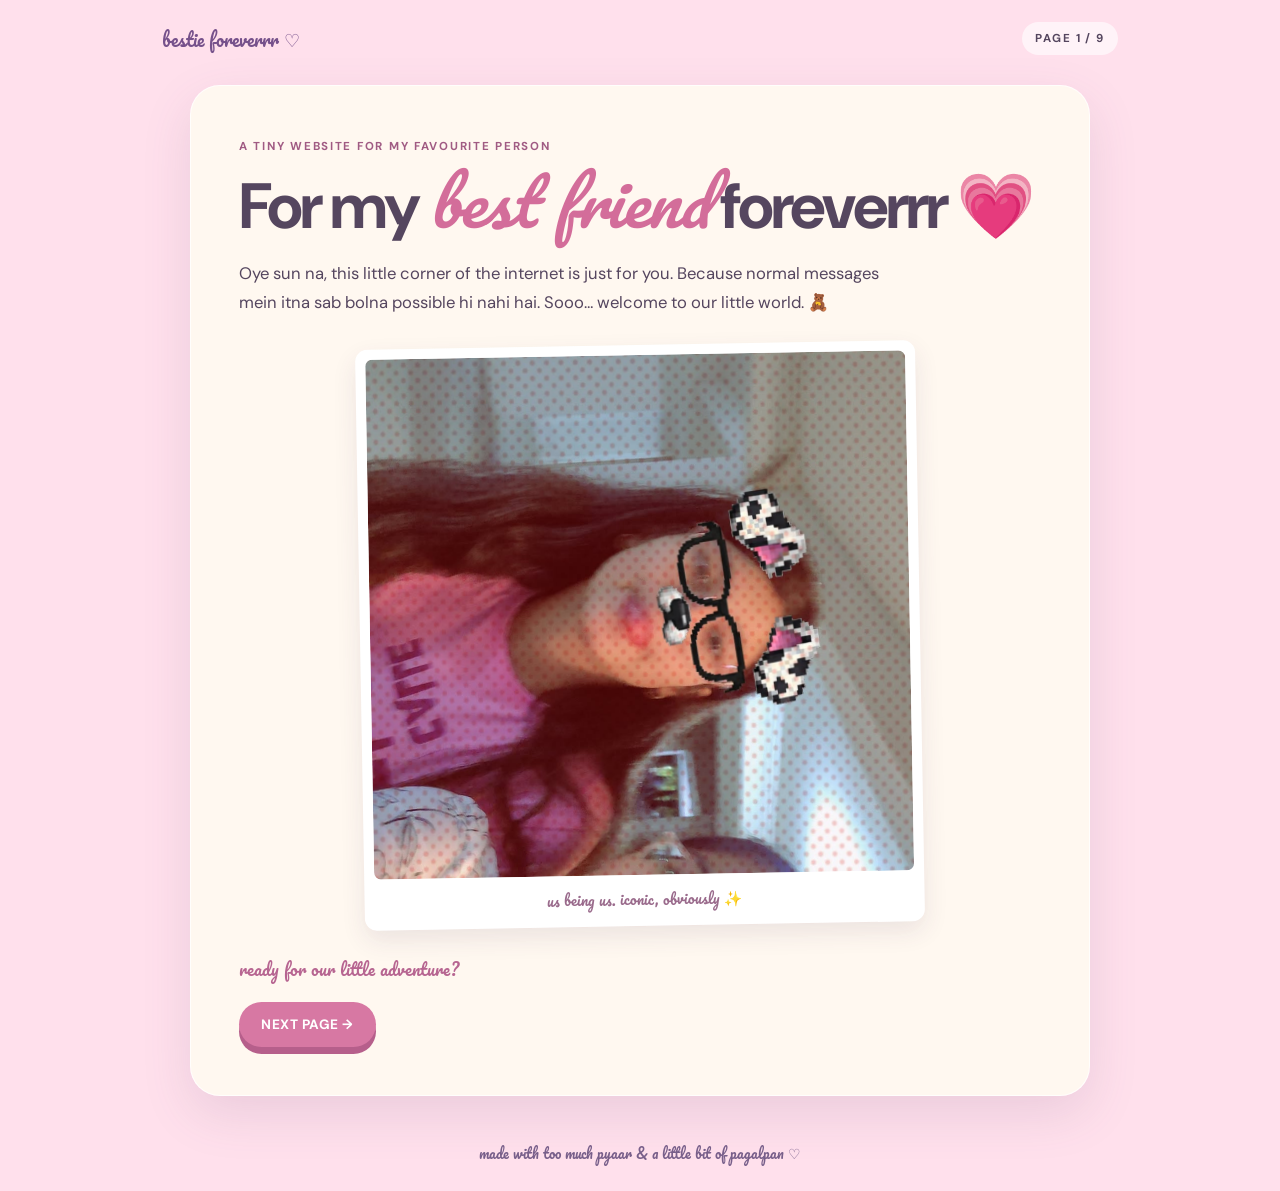
<file: index.html>
<!DOCTYPE html>
<html lang="en">
<head>
  <meta charset="UTF-8">
  <meta name="viewport" content="width=device-width, initial-scale=1.0">
  <title>For my favourite human 💗</title>
  <link rel="stylesheet" href="style.css">
  <script src="script.js" defer></script>
</head>
<body class="">
  <div class="sparkle-layer" aria-hidden="true"></div>
  <header class="topbar">
    <a class="brand" href="index.html">bestie foreverrr ♡</a>
    <span class="page-count">PAGE 1 / 9</span>
  </header>
  <main class="page-wrap">
    
<section class="hero card">
  <span class="eyebrow">a tiny website for my favourite person</span>
  <h1>For my <em>best friend</em> foreverrr 💗</h1>
  <p class="lead">Oye sun na, this little corner of the internet is just for you. Because normal messages mein itna sab bolna possible hi nahi hai. Sooo… welcome to our little world. 🧸</p>
  <figure class="photo-frame hero-photo">
    <img src="memory-1.jpeg" alt="A memory of us together">
    <figcaption>us being us. iconic, obviously ✨</figcaption>
  </figure>
  <p class="handwritten">ready for our little adventure?</p>
  <a class="btn" href="promises.html">NEXT PAGE →</a>
</section>

  </main>
  <footer>made with too much pyaar & a little bit of pagalpan ♡</footer>
</body>
</html>
</file>
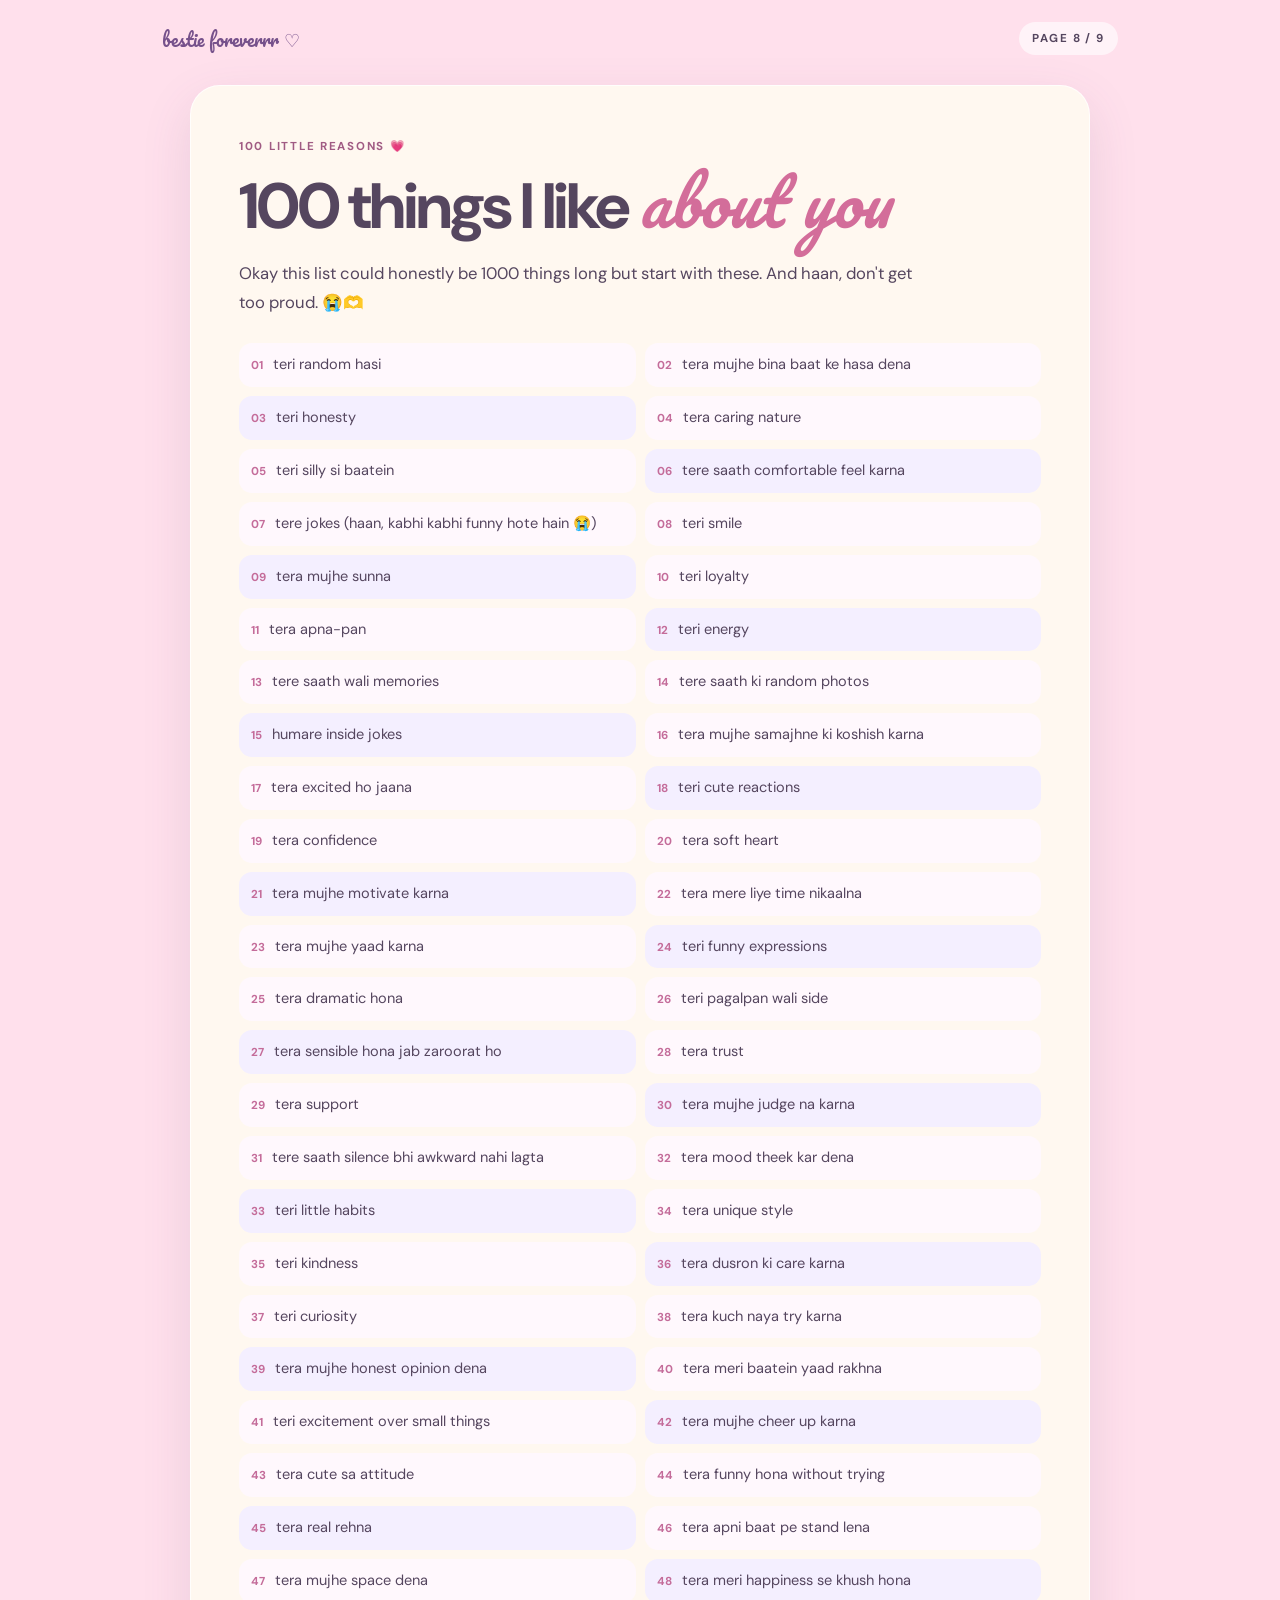
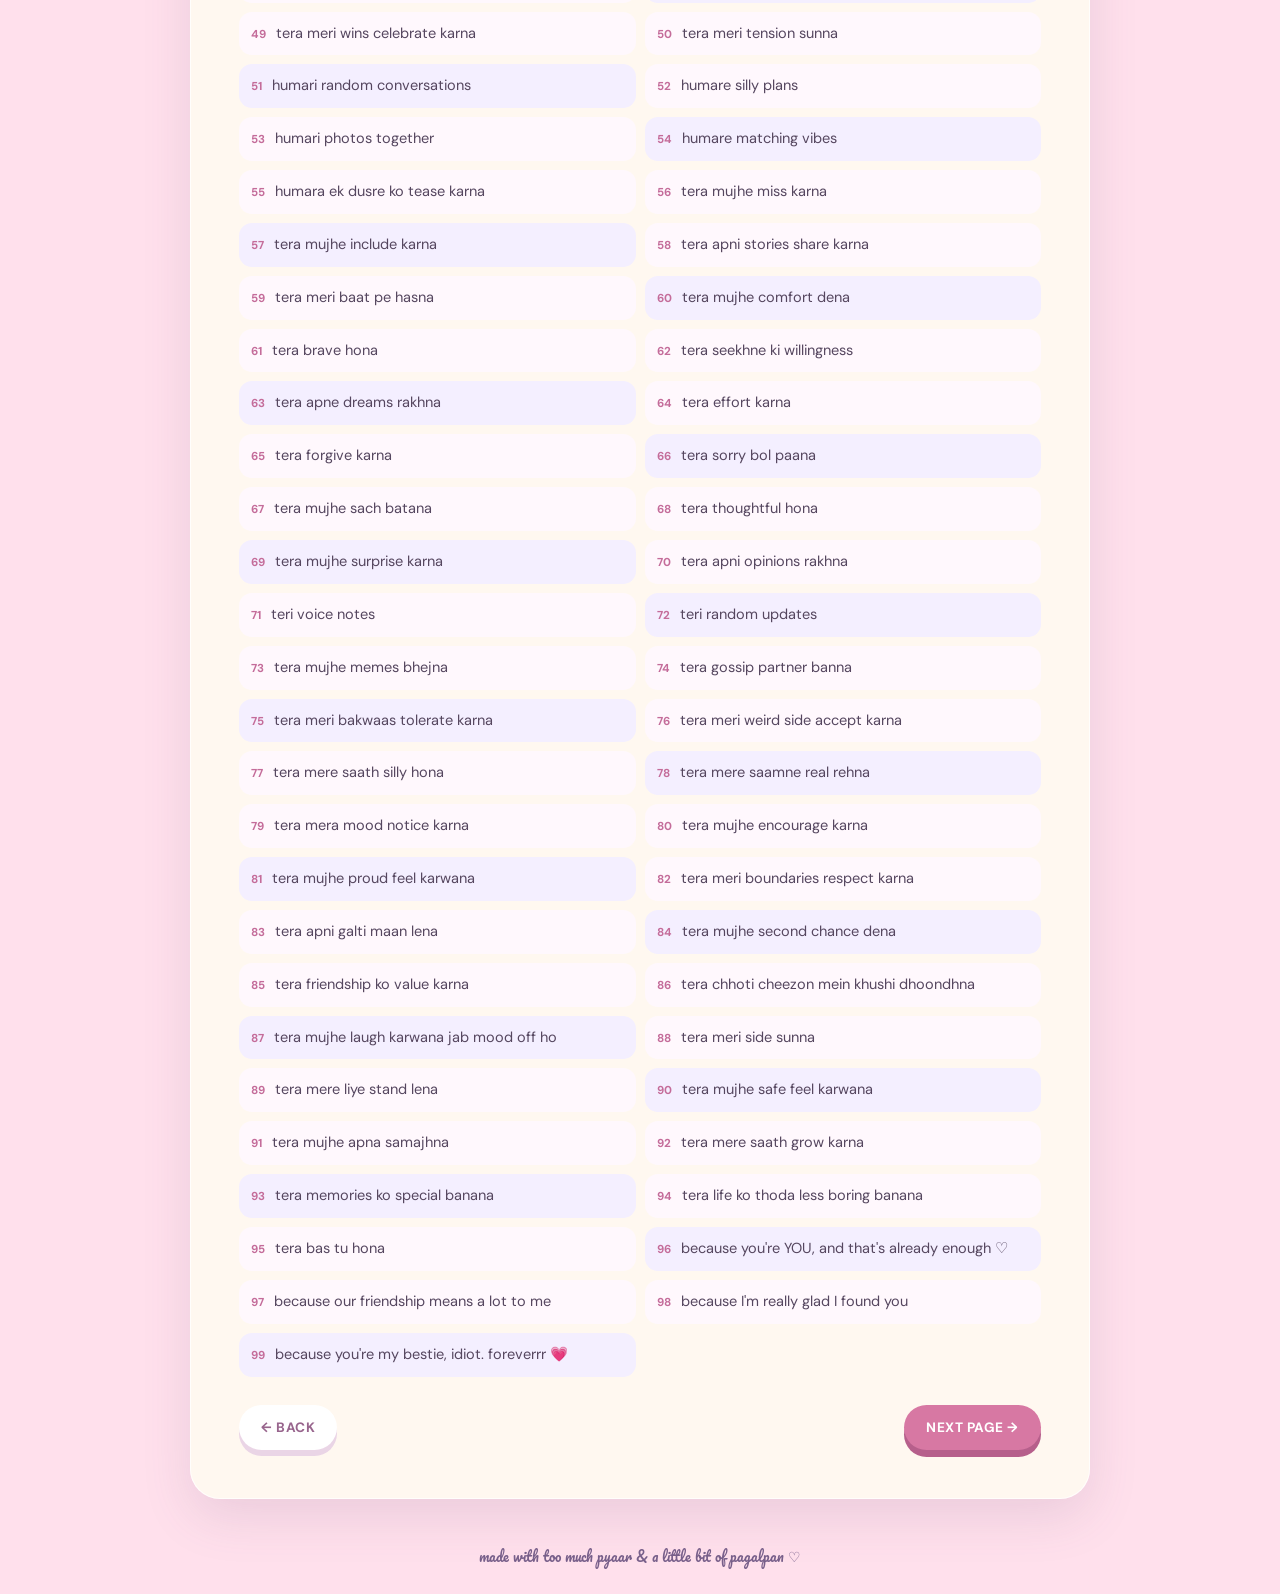
<file: 100-things.html>
<!DOCTYPE html>
<html lang="en">
<head>
  <meta charset="UTF-8">
  <meta name="viewport" content="width=device-width, initial-scale=1.0">
  <title>100 things I like about you 💗</title>
  <link rel="stylesheet" href="style.css">
  <script src="script.js" defer></script>
</head>
<body class="">
  <div class="sparkle-layer" aria-hidden="true"></div>
  <header class="topbar">
    <a class="brand" href="index.html">bestie foreverrr ♡</a>
    <span class="page-count">PAGE 8 / 9</span>
  </header>
  <main class="page-wrap">
    
<section class="card">
  <span class="eyebrow">100 little reasons 💗</span>
  <h1>100 things I like <em>about you</em></h1>
  <p class="lead">Okay this list could honestly be 1000 things long but start with these. And haan, don't get too proud. 😭🫶</p>
  <ol class="things-list"><li><span class="number">01</span><span>teri random hasi</span></li>
<li><span class="number">02</span><span>tera mujhe bina baat ke hasa dena</span></li>
<li><span class="number">03</span><span>teri honesty</span></li>
<li><span class="number">04</span><span>tera caring nature</span></li>
<li><span class="number">05</span><span>teri silly si baatein</span></li>
<li><span class="number">06</span><span>tere saath comfortable feel karna</span></li>
<li><span class="number">07</span><span>tere jokes (haan, kabhi kabhi funny hote hain 😭)</span></li>
<li><span class="number">08</span><span>teri smile</span></li>
<li><span class="number">09</span><span>tera mujhe sunna</span></li>
<li><span class="number">10</span><span>teri loyalty</span></li>
<li><span class="number">11</span><span>tera apna-pan</span></li>
<li><span class="number">12</span><span>teri energy</span></li>
<li><span class="number">13</span><span>tere saath wali memories</span></li>
<li><span class="number">14</span><span>tere saath ki random photos</span></li>
<li><span class="number">15</span><span>humare inside jokes</span></li>
<li><span class="number">16</span><span>tera mujhe samajhne ki koshish karna</span></li>
<li><span class="number">17</span><span>tera excited ho jaana</span></li>
<li><span class="number">18</span><span>teri cute reactions</span></li>
<li><span class="number">19</span><span>tera confidence</span></li>
<li><span class="number">20</span><span>tera soft heart</span></li>
<li><span class="number">21</span><span>tera mujhe motivate karna</span></li>
<li><span class="number">22</span><span>tera mere liye time nikaalna</span></li>
<li><span class="number">23</span><span>tera mujhe yaad karna</span></li>
<li><span class="number">24</span><span>teri funny expressions</span></li>
<li><span class="number">25</span><span>tera dramatic hona</span></li>
<li><span class="number">26</span><span>teri pagalpan wali side</span></li>
<li><span class="number">27</span><span>tera sensible hona jab zaroorat ho</span></li>
<li><span class="number">28</span><span>tera trust</span></li>
<li><span class="number">29</span><span>tera support</span></li>
<li><span class="number">30</span><span>tera mujhe judge na karna</span></li>
<li><span class="number">31</span><span>tere saath silence bhi awkward nahi lagta</span></li>
<li><span class="number">32</span><span>tera mood theek kar dena</span></li>
<li><span class="number">33</span><span>teri little habits</span></li>
<li><span class="number">34</span><span>tera unique style</span></li>
<li><span class="number">35</span><span>teri kindness</span></li>
<li><span class="number">36</span><span>tera dusron ki care karna</span></li>
<li><span class="number">37</span><span>teri curiosity</span></li>
<li><span class="number">38</span><span>tera kuch naya try karna</span></li>
<li><span class="number">39</span><span>tera mujhe honest opinion dena</span></li>
<li><span class="number">40</span><span>tera meri baatein yaad rakhna</span></li>
<li><span class="number">41</span><span>teri excitement over small things</span></li>
<li><span class="number">42</span><span>tera mujhe cheer up karna</span></li>
<li><span class="number">43</span><span>tera cute sa attitude</span></li>
<li><span class="number">44</span><span>tera funny hona without trying</span></li>
<li><span class="number">45</span><span>tera real rehna</span></li>
<li><span class="number">46</span><span>tera apni baat pe stand lena</span></li>
<li><span class="number">47</span><span>tera mujhe space dena</span></li>
<li><span class="number">48</span><span>tera meri happiness se khush hona</span></li>
<li><span class="number">49</span><span>tera meri wins celebrate karna</span></li>
<li><span class="number">50</span><span>tera meri tension sunna</span></li>
<li><span class="number">51</span><span>humari random conversations</span></li>
<li><span class="number">52</span><span>humare silly plans</span></li>
<li><span class="number">53</span><span>humari photos together</span></li>
<li><span class="number">54</span><span>humare matching vibes</span></li>
<li><span class="number">55</span><span>humara ek dusre ko tease karna</span></li>
<li><span class="number">56</span><span>tera mujhe miss karna</span></li>
<li><span class="number">57</span><span>tera mujhe include karna</span></li>
<li><span class="number">58</span><span>tera apni stories share karna</span></li>
<li><span class="number">59</span><span>tera meri baat pe hasna</span></li>
<li><span class="number">60</span><span>tera mujhe comfort dena</span></li>
<li><span class="number">61</span><span>tera brave hona</span></li>
<li><span class="number">62</span><span>tera seekhne ki willingness</span></li>
<li><span class="number">63</span><span>tera apne dreams rakhna</span></li>
<li><span class="number">64</span><span>tera effort karna</span></li>
<li><span class="number">65</span><span>tera forgive karna</span></li>
<li><span class="number">66</span><span>tera sorry bol paana</span></li>
<li><span class="number">67</span><span>tera mujhe sach batana</span></li>
<li><span class="number">68</span><span>tera thoughtful hona</span></li>
<li><span class="number">69</span><span>tera mujhe surprise karna</span></li>
<li><span class="number">70</span><span>tera apni opinions rakhna</span></li>
<li><span class="number">71</span><span>teri voice notes</span></li>
<li><span class="number">72</span><span>teri random updates</span></li>
<li><span class="number">73</span><span>tera mujhe memes bhejna</span></li>
<li><span class="number">74</span><span>tera gossip partner banna</span></li>
<li><span class="number">75</span><span>tera meri bakwaas tolerate karna</span></li>
<li><span class="number">76</span><span>tera meri weird side accept karna</span></li>
<li><span class="number">77</span><span>tera mere saath silly hona</span></li>
<li><span class="number">78</span><span>tera mere saamne real rehna</span></li>
<li><span class="number">79</span><span>tera mera mood notice karna</span></li>
<li><span class="number">80</span><span>tera mujhe encourage karna</span></li>
<li><span class="number">81</span><span>tera mujhe proud feel karwana</span></li>
<li><span class="number">82</span><span>tera meri boundaries respect karna</span></li>
<li><span class="number">83</span><span>tera apni galti maan lena</span></li>
<li><span class="number">84</span><span>tera mujhe second chance dena</span></li>
<li><span class="number">85</span><span>tera friendship ko value karna</span></li>
<li><span class="number">86</span><span>tera chhoti cheezon mein khushi dhoondhna</span></li>
<li><span class="number">87</span><span>tera mujhe laugh karwana jab mood off ho</span></li>
<li><span class="number">88</span><span>tera meri side sunna</span></li>
<li><span class="number">89</span><span>tera mere liye stand lena</span></li>
<li><span class="number">90</span><span>tera mujhe safe feel karwana</span></li>
<li><span class="number">91</span><span>tera mujhe apna samajhna</span></li>
<li><span class="number">92</span><span>tera mere saath grow karna</span></li>
<li><span class="number">93</span><span>tera memories ko special banana</span></li>
<li><span class="number">94</span><span>tera life ko thoda less boring banana</span></li>
<li><span class="number">95</span><span>tera bas tu hona</span></li>
<li><span class="number">96</span><span>because you're YOU, and that's already enough ♡</span></li>
<li><span class="number">97</span><span>because our friendship means a lot to me</span></li>
<li><span class="number">98</span><span>because I'm really glad I found you</span></li>
<li><span class="number">99</span><span>because you're my bestie, idiot. foreverrr 💗</span></li></ol>
  <div class="nav-row">
    <a class="btn btn-soft" href="birthday.html">← BACK</a>
    <a class="btn" href="photos.html">NEXT PAGE →</a>
  </div>
</section>

  </main>
  <footer>made with too much pyaar & a little bit of pagalpan ♡</footer>
</body>
</html>
</file>
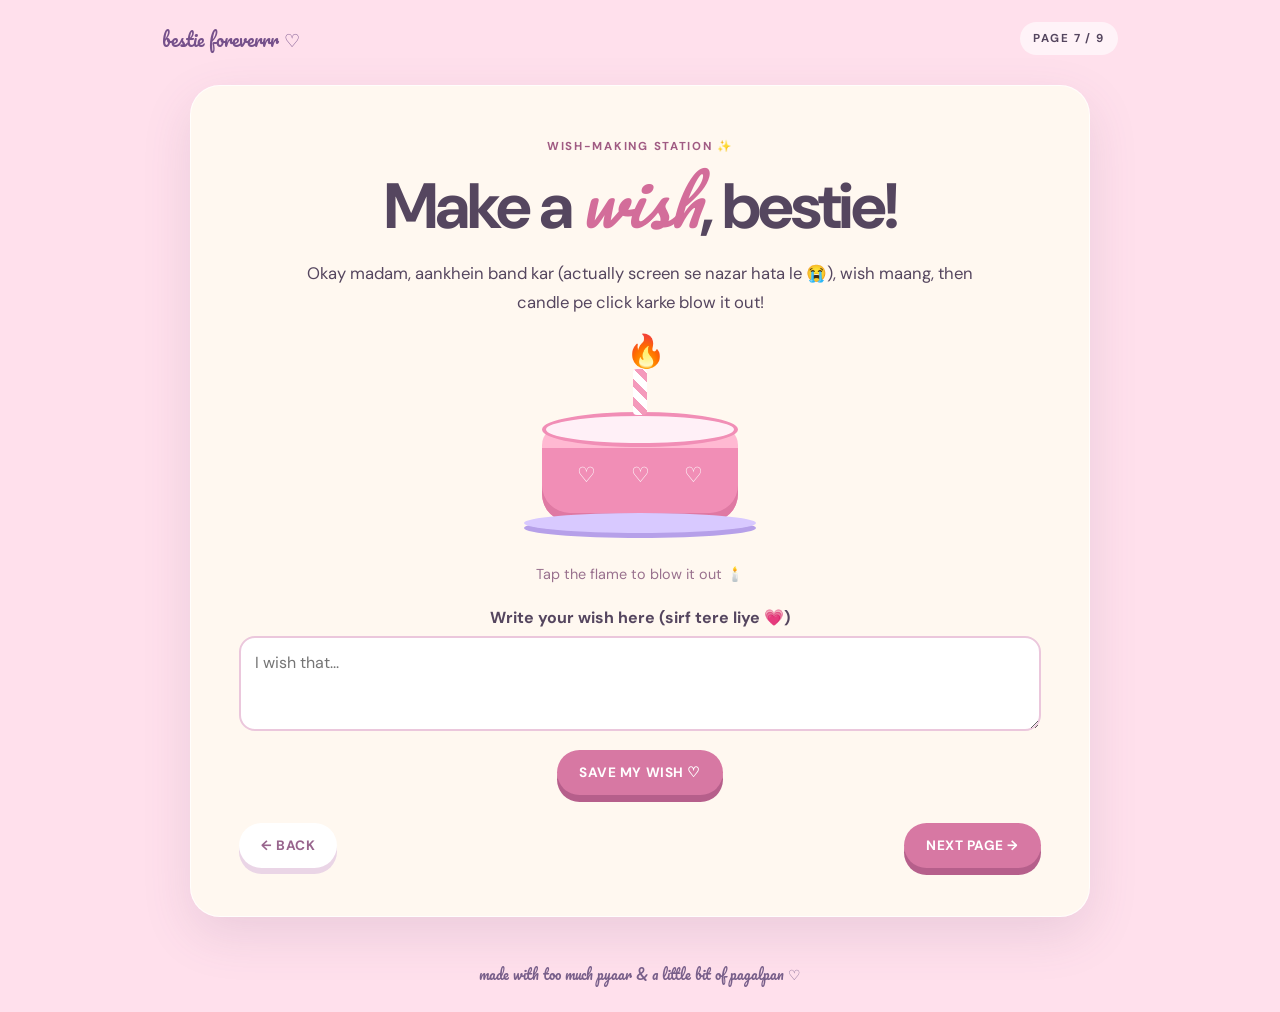
<file: birthday.html>
<!DOCTYPE html>
<html lang="en">
<head>
  <meta charset="UTF-8">
  <meta name="viewport" content="width=device-width, initial-scale=1.0">
  <title>Make a wish 💗</title>
  <link rel="stylesheet" href="style.css">
  <script src="script.js" defer></script>
</head>
<body class="">
  <div class="sparkle-layer" aria-hidden="true"></div>
  <header class="topbar">
    <a class="brand" href="index.html">bestie foreverrr ♡</a>
    <span class="page-count">PAGE 7 / 9</span>
  </header>
  <main class="page-wrap">
    
<section class="card center-card">
  <span class="eyebrow">wish-making station ✨</span>
  <h1>Make a <em>wish</em>, bestie!</h1>
  <p class="lead">Okay madam, aankhein band kar (actually screen se nazar hata le 😭), wish maang, then candle pe click karke blow it out!</p>
  <div class="cake-area">
    <div class="flame" id="candle-flame" role="button" tabindex="0" aria-label="Blow out the candle">🔥</div>
    <div class="candle" id="candle" aria-hidden="true"></div>
    <div class="cake-top"></div><div class="cake"><span>♡</span><span>♡</span><span>♡</span></div><div class="cake-plate"></div>
  </div>
  <p id="wish-hint" class="small-note">Tap the flame to blow it out 🕯️</p>
  <label class="wish-label" for="wish-input">Write your wish here (sirf tere liye 💗)</label>
  <textarea id="wish-input" rows="3" placeholder="I wish that..."></textarea>
  <button class="btn" id="save-wish" type="button">SAVE MY WISH ♡</button>
  <p id="wish-message" class="small-note" aria-live="polite"></p>
  <div class="nav-row">
    <a class="btn btn-soft" href="little-things.html">← BACK</a>
    <a class="btn" href="100-things.html">NEXT PAGE →</a>
  </div>
</section>

  </main>
  <footer>made with too much pyaar & a little bit of pagalpan ♡</footer>
</body>
</html>
</file>
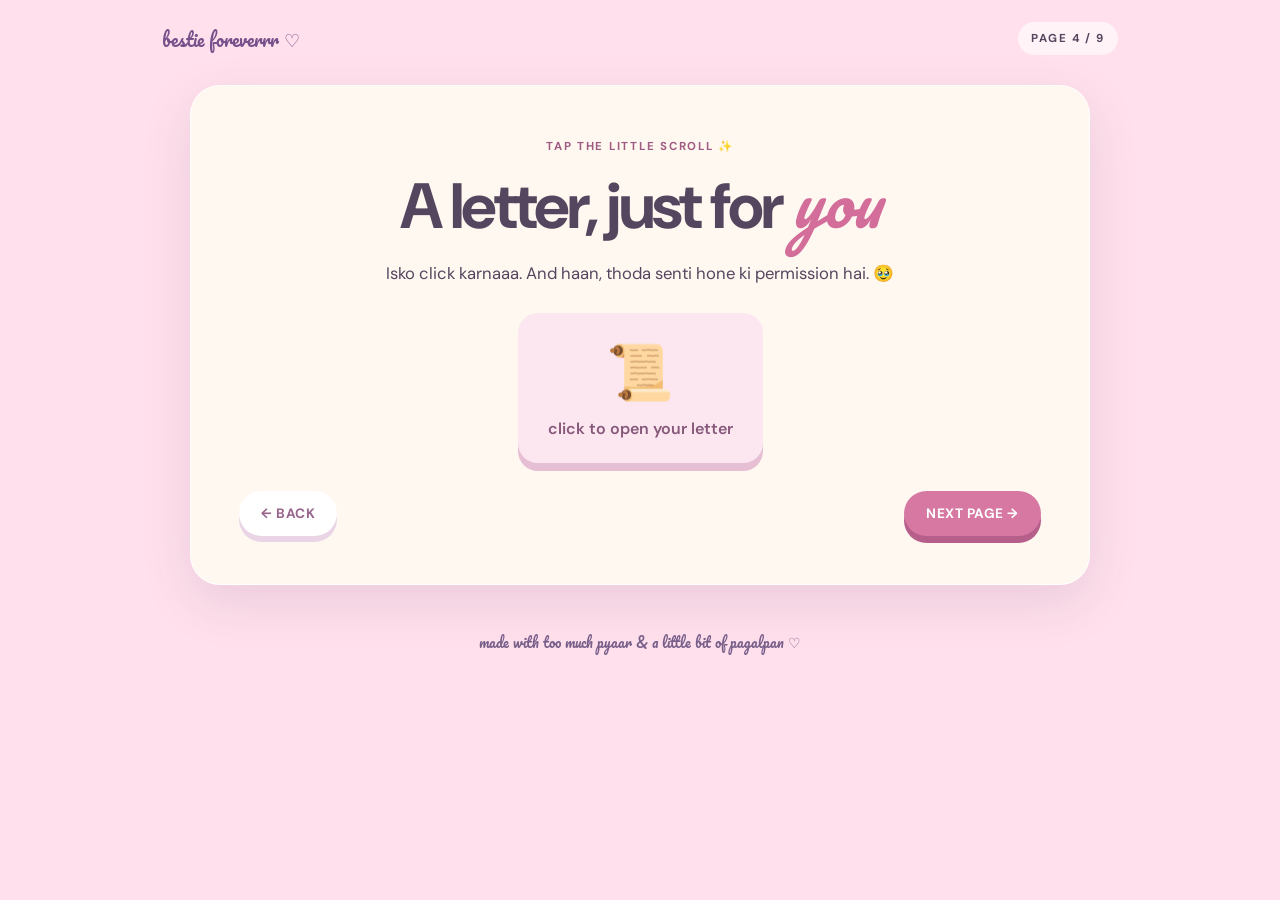
<file: letter.html>
<!DOCTYPE html>
<html lang="en">
<head>
  <meta charset="UTF-8">
  <meta name="viewport" content="width=device-width, initial-scale=1.0">
  <title>Open when you need a hug 💗</title>
  <link rel="stylesheet" href="style.css">
  <script src="script.js" defer></script>
</head>
<body class="">
  <div class="sparkle-layer" aria-hidden="true"></div>
  <header class="topbar">
    <a class="brand" href="index.html">bestie foreverrr ♡</a>
    <span class="page-count">PAGE 4 / 9</span>
  </header>
  <main class="page-wrap">
    
<section class="card center-card">
  <span class="eyebrow">tap the little scroll ✨</span>
  <h1>A letter, just for <em>you</em></h1>
  <p class="lead">Isko click karnaaa. And haan, thoda senti hone ki permission hai. 🥹</p>
  <button class="scroll-button" id="open-letter" type="button" aria-expanded="false">
    <span class="scroll-roll">📜</span>
    <span>click to open your letter</span>
  </button>
  <article class="letter-paper hidden" id="letter-paper">
    <div class="letter-deco">♡ ✿ ♡</div>
    <h2>meri pyaari bestie,</h2>
    <p>Honestly, mujhe nahi pata main tujhe kaise explain karun ki tu mere liye kitni special hai. Tere saath wali memories alag hi level ki hain — random hasi, stupid jokes, chhoti chhoti baatein, aur woh moments jo kisi aur ko funny bhi na lagein. 😭</p>
    <p>Thank you meri life mein hone ke liye, mujhe sunne ke liye, aur mere saath itni saari bakwaas karne ke liye. Tu perfect banne ki try mat karna, bas tu rehna. Teri real wali self hi best hai.</p>
    <p>Life mein sab kuch hamesha same nahi rahega, but I hope hum dono ek dusre ke liye effort karte rahein. Jab tu happy ho, mujhe batana. Jab sad ho, tab bhi. Tujhe har cheez akele handle karne ki zaroorat nahi hai, okay?</p>
    <p>Love you loads, idiot. Ab zyada emotional mat ho jaana warna main bhi ro dungi. 🥹💗</p>
    <p class="signature">— teri forever wali bestie ♡</p>
  </article>
  <div class="nav-row">
    <a class="btn btn-soft" href="memory.html">← BACK</a>
    <a class="btn" href="surprise.html">NEXT PAGE →</a>
  </div>
</section>

  </main>
  <footer>made with too much pyaar & a little bit of pagalpan ♡</footer>
</body>
</html>
</file>
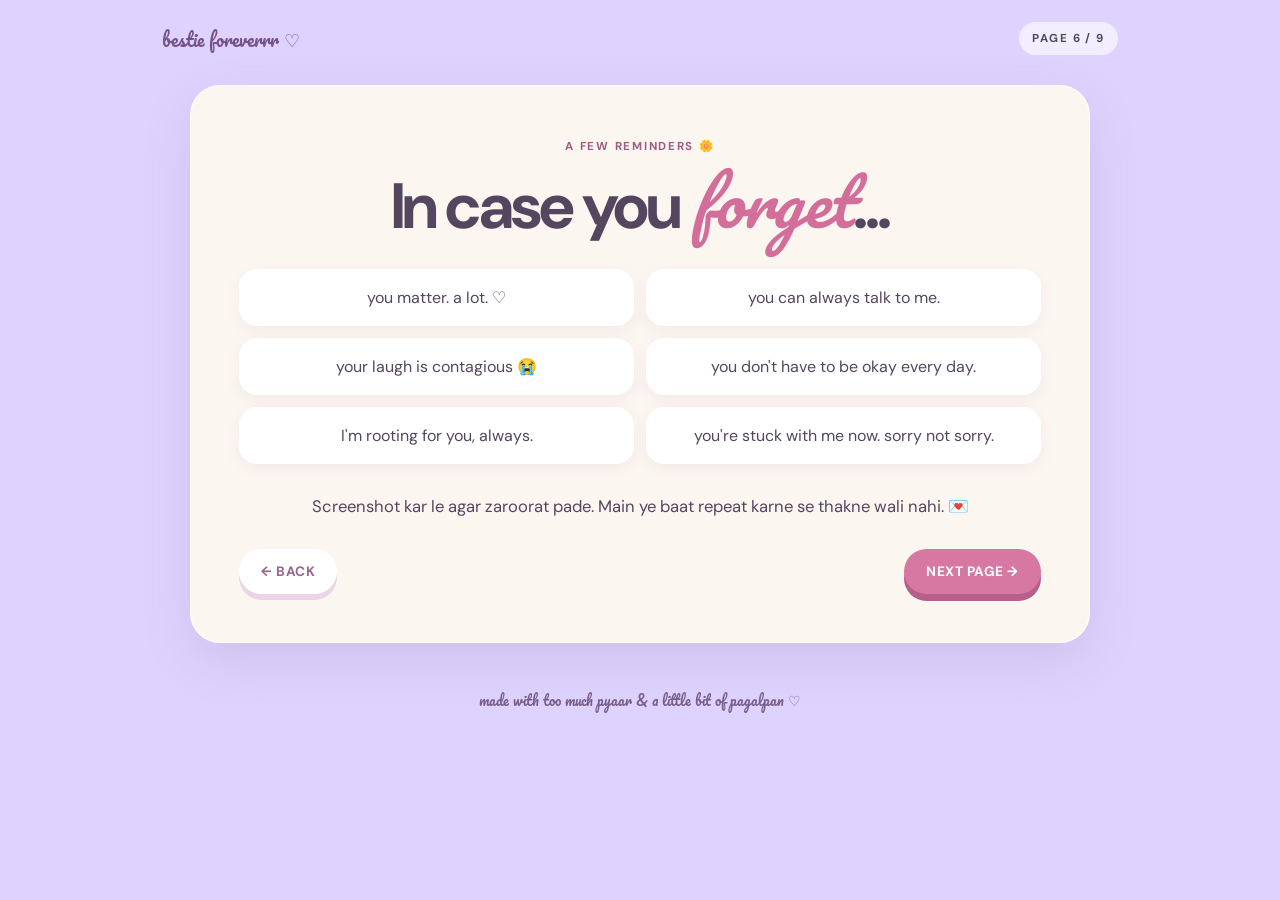
<file: little-things.html>
<!DOCTYPE html>
<html lang="en">
<head>
  <meta charset="UTF-8">
  <meta name="viewport" content="width=device-width, initial-scale=1.0">
  <title>Little things 💗</title>
  <link rel="stylesheet" href="style.css">
  <script src="script.js" defer></script>
</head>
<body class="">
  <div class="sparkle-layer" aria-hidden="true"></div>
  <header class="topbar">
    <a class="brand" href="index.html">bestie foreverrr ♡</a>
    <span class="page-count">PAGE 6 / 9</span>
  </header>
  <main class="page-wrap">
    
<section class="card center-card">
  <span class="eyebrow">a few reminders 🌼</span>
  <h1>In case you <em>forget</em>...</h1>
  <div class="reminder-grid">
    <div class="reminder">you matter. a lot. ♡</div>
    <div class="reminder">you can always talk to me.</div>
    <div class="reminder">your laugh is contagious 😭</div>
    <div class="reminder">you don't have to be okay every day.</div>
    <div class="reminder">I'm rooting for you, always.</div>
    <div class="reminder">you're stuck with me now. sorry not sorry.</div>
  </div>
  <p class="lead">Screenshot kar le agar zaroorat pade. Main ye baat repeat karne se thakne wali nahi. 💌</p>
  <div class="nav-row">
    <a class="btn btn-soft" href="surprise.html">← BACK</a>
    <a class="btn" href="birthday.html">NEXT PAGE →</a>
  </div>
</section>

  </main>
  <footer>made with too much pyaar & a little bit of pagalpan ♡</footer>
</body>
</html>
</file>
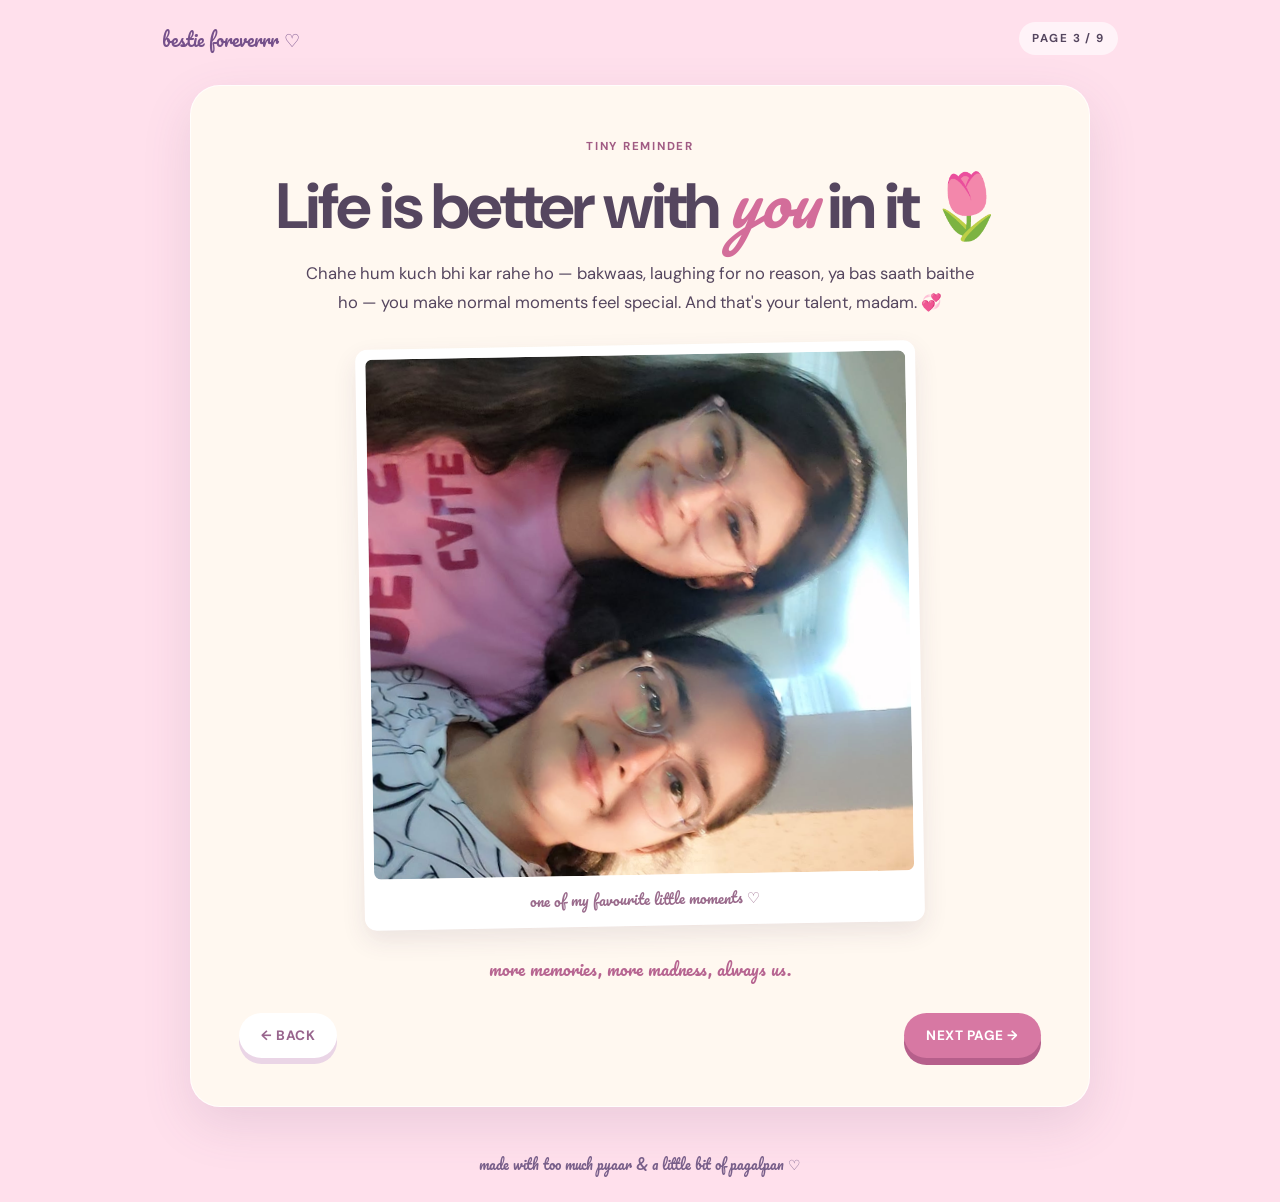
<file: memory.html>
<!DOCTYPE html>
<html lang="en">
<head>
  <meta charset="UTF-8">
  <meta name="viewport" content="width=device-width, initial-scale=1.0">
  <title>A little memory 💗</title>
  <link rel="stylesheet" href="style.css">
  <script src="script.js" defer></script>
</head>
<body class="">
  <div class="sparkle-layer" aria-hidden="true"></div>
  <header class="topbar">
    <a class="brand" href="index.html">bestie foreverrr ♡</a>
    <span class="page-count">PAGE 3 / 9</span>
  </header>
  <main class="page-wrap">
    
<section class="card center-card">
  <span class="eyebrow">tiny reminder</span>
  <h1>Life is better with <em>you</em> in it 🌷</h1>
  <p class="lead">Chahe hum kuch bhi kar rahe ho — bakwaas, laughing for no reason, ya bas saath baithe ho — you make normal moments feel special. And that's your talent, madam. 💞</p>
  <figure class="photo-frame single-photo">
    <img src="memory-2.jpeg" alt="Another memory of us">
    <figcaption>one of my favourite little moments ♡</figcaption>
  </figure>
  <p class="handwritten">more memories, more madness, always us.</p>
  <div class="nav-row">
    <a class="btn btn-soft" href="promises.html">← BACK</a>
    <a class="btn" href="letter.html">NEXT PAGE →</a>
  </div>
</section>

  </main>
  <footer>made with too much pyaar & a little bit of pagalpan ♡</footer>
</body>
</html>
</file>
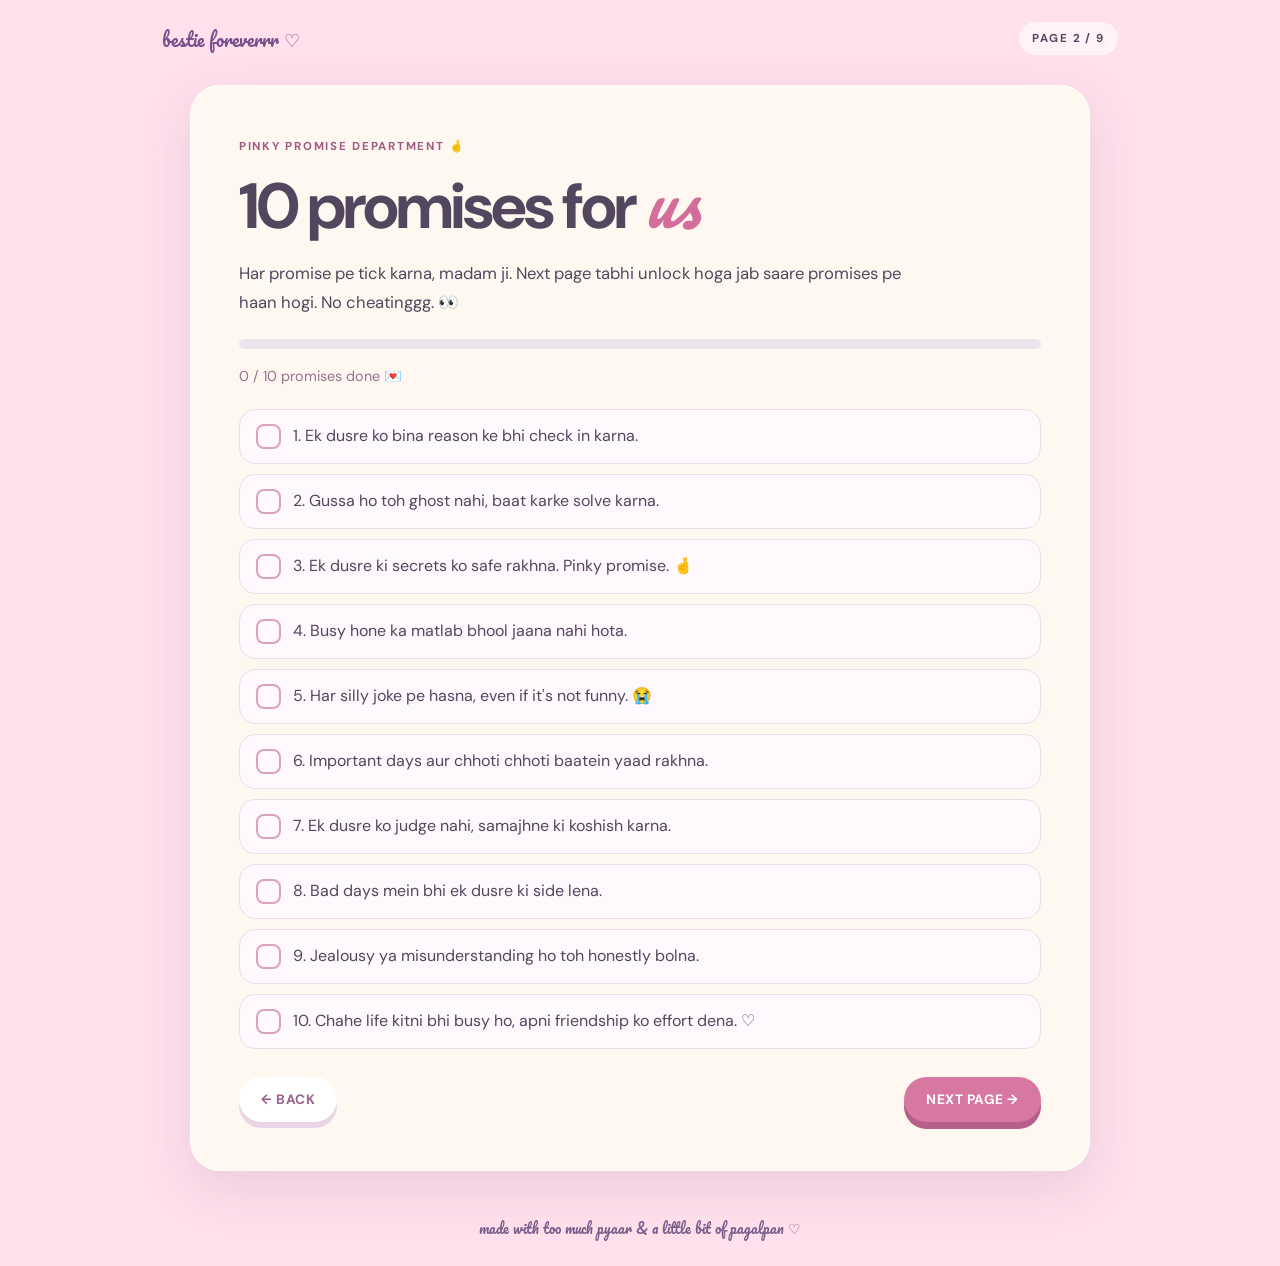
<file: promises.html>
<!DOCTYPE html>
<html lang="en">
<head>
  <meta charset="UTF-8">
  <meta name="viewport" content="width=device-width, initial-scale=1.0">
  <title>Our 10 promises 💗</title>
  <link rel="stylesheet" href="style.css">
  <script src="script.js" defer></script>
</head>
<body class="promise-page">
  <div class="sparkle-layer" aria-hidden="true"></div>
  <header class="topbar">
    <a class="brand" href="index.html">bestie foreverrr ♡</a>
    <span class="page-count">PAGE 2 / 9</span>
  </header>
  <main class="page-wrap">
    
<section class="card">
  <span class="eyebrow">pinky promise department 🤞</span>
  <h1>10 promises for <em>us</em></h1>
  <p class="lead">Har promise pe tick karna, madam ji. Next page tabhi unlock hoga jab saare promises pe haan hogi. No cheatinggg. 👀</p>
  <div class="progress-track"><div id="promise-progress"></div></div>
  <p id="promise-status" class="small-note">0 / 10 promises done 💌</p>
  <div class="promise-list"><label class="promise"><input type="checkbox" class="promise-check"><span class="checkmark">♡</span><span>1. Ek dusre ko bina reason ke bhi check in karna.</span></label>
<label class="promise"><input type="checkbox" class="promise-check"><span class="checkmark">♡</span><span>2. Gussa ho toh ghost nahi, baat karke solve karna.</span></label>
<label class="promise"><input type="checkbox" class="promise-check"><span class="checkmark">♡</span><span>3. Ek dusre ki secrets ko safe rakhna. Pinky promise. 🤞</span></label>
<label class="promise"><input type="checkbox" class="promise-check"><span class="checkmark">♡</span><span>4. Busy hone ka matlab bhool jaana nahi hota.</span></label>
<label class="promise"><input type="checkbox" class="promise-check"><span class="checkmark">♡</span><span>5. Har silly joke pe hasna, even if it's not funny. 😭</span></label>
<label class="promise"><input type="checkbox" class="promise-check"><span class="checkmark">♡</span><span>6. Important days aur chhoti chhoti baatein yaad rakhna.</span></label>
<label class="promise"><input type="checkbox" class="promise-check"><span class="checkmark">♡</span><span>7. Ek dusre ko judge nahi, samajhne ki koshish karna.</span></label>
<label class="promise"><input type="checkbox" class="promise-check"><span class="checkmark">♡</span><span>8. Bad days mein bhi ek dusre ki side lena.</span></label>
<label class="promise"><input type="checkbox" class="promise-check"><span class="checkmark">♡</span><span>9. Jealousy ya misunderstanding ho toh honestly bolna.</span></label>
<label class="promise"><input type="checkbox" class="promise-check"><span class="checkmark">♡</span><span>10. Chahe life kitni bhi busy ho, apni friendship ko effort dena. ♡</span></label></div>
  <div class="nav-row">
    <a class="btn btn-soft" href="index.html">← BACK</a>
    <button class="btn" id="promise-next" type="button">NEXT PAGE →</button>
  </div>
</section>

  </main>
  <footer>made with too much pyaar & a little bit of pagalpan ♡</footer>
</body>
</html>
</file>
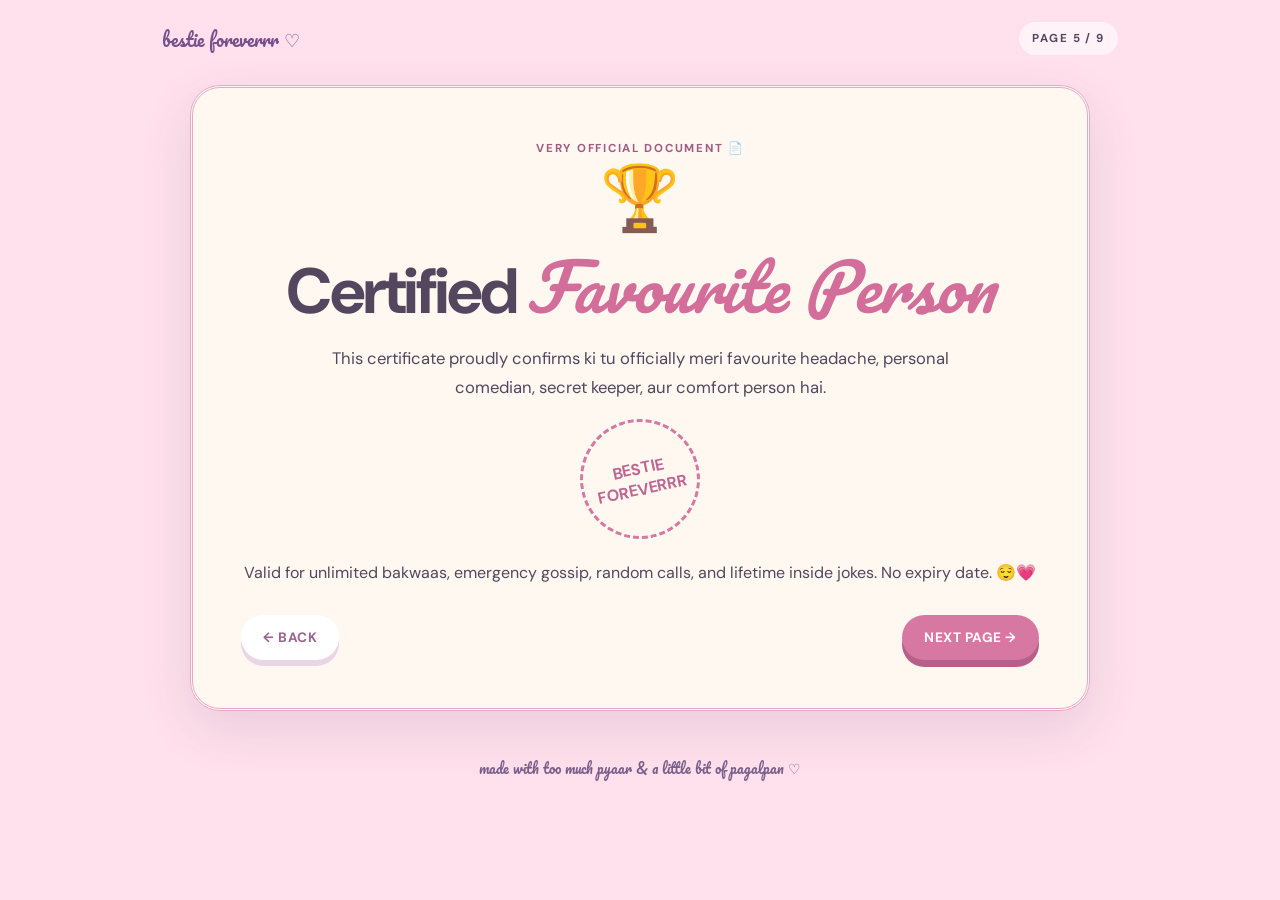
<file: surprise.html>
<!DOCTYPE html>
<html lang="en">
<head>
  <meta charset="UTF-8">
  <meta name="viewport" content="width=device-width, initial-scale=1.0">
  <title>Official bestie certificate 💗</title>
  <link rel="stylesheet" href="style.css">
  <script src="script.js" defer></script>
</head>
<body class="">
  <div class="sparkle-layer" aria-hidden="true"></div>
  <header class="topbar">
    <a class="brand" href="index.html">bestie foreverrr ♡</a>
    <span class="page-count">PAGE 5 / 9</span>
  </header>
  <main class="page-wrap">
    
<section class="card center-card certificate">
  <span class="eyebrow">very official document 📄</span>
  <div class="certificate-icon">🏆</div>
  <h1>Certified <em>Favourite Person</em></h1>
  <p class="lead">This certificate proudly confirms ki tu officially meri favourite headache, personal comedian, secret keeper, aur comfort person hai.</p>
  <div class="certificate-stamp">BESTIE<br>FOREVERRR</div>
  <p>Valid for unlimited bakwaas, emergency gossip, random calls, and lifetime inside jokes. No expiry date. 😌💗</p>
  <div class="nav-row">
    <a class="btn btn-soft" href="letter.html">← BACK</a>
    <a class="btn" href="little-things.html">NEXT PAGE →</a>
  </div>
</section>

  </main>
  <footer>made with too much pyaar & a little bit of pagalpan ♡</footer>
</body>
</html>
</file>
<file: style.css>
@import url('https://fonts.googleapis.com/css2?family=DM+Sans:wght@400;500;600;700&family=Pacifico&display=swap');
:root { --ink:#55465f; --pink:#f5a9c5; --lav:#dcd0ff; --cream:#fffafc; --shadow:0 18px 50px #6c4d7a22; }
* { box-sizing:border-box; }
html { scroll-behavior:smooth; }
body {
  margin:0; min-height:100vh; color:var(--ink);
  font-family:'DM Sans',sans-serif;
  background:#dcd0ff;
  animation:pastelShift 9s infinite;
  transition:background-color .8s ease;
}
@keyframes pastelShift {
  0%,100% { background-color:#ded3ff; }
  11% { background-color:#ffe0ec; }
  22% { background-color:#d8f5e8; }
  33% { background-color:#fff0c9; }
  44% { background-color:#d4efff; }
  55% { background-color:#f6dcff; }
  66% { background-color:#ffdfd2; }
  77% { background-color:#e3f2c7; }
  88% { background-color:#d8e0ff; }
}
.topbar { max-width:1000px; margin:auto; padding:22px 22px 8px; display:flex; justify-content:space-between; align-items:center; gap:12px; }
.brand { font-family:Pacifico,cursive; color:#76518b; text-decoration:none; font-size:1.15rem; }
.page-count { font-size:.72rem; letter-spacing:.13em; font-weight:700; background:#ffffff9c; padding:9px 13px; border-radius:999px; }
.page-wrap { width:min(900px, calc(100% - 28px)); margin:22px auto 44px; }
.card { background:#fffaf0e8; border:1px solid #ffffffc9; box-shadow:var(--shadow); border-radius:30px; padding:clamp(22px,5vw,48px); overflow:hidden; animation:popIn .65s ease both; }
@keyframes popIn { from { opacity:0; transform:translateY(18px) scale(.985); } to { opacity:1; transform:translateY(0) scale(1); } }
h1 { font-size:clamp(2.1rem,6vw,4rem); line-height:1.08; margin:12px 0 18px; letter-spacing:-.045em; }
h1 em { font-family:Pacifico,cursive; font-weight:400; color:#d36d9a; letter-spacing:0; }
h2 { font-size:1.5rem; }
p { line-height:1.75; }
.lead { font-size:1.04rem; max-width:680px; }
.eyebrow { display:inline-block; color:#a05b83; text-transform:uppercase; font-size:.72rem; font-weight:700; letter-spacing:.15em; }
.photo-frame { margin:22px 0; padding:10px 10px 14px; background:white; border-radius:12px; box-shadow:0 10px 25px #50395b1c; transform:rotate(-1deg); transition:transform .3s ease, box-shadow .3s ease; }
.photo-frame:hover { transform:rotate(0deg) translateY(-4px); box-shadow:0 16px 30px #50395b24; }
.photo-frame img { width:100%; display:block; object-fit:cover; border-radius:7px; max-height:560px; }
.hero-photo { max-width:560px; margin:28px auto; }
.hero-photo img { height:min(65vh,520px); object-position:center 35%; }
.single-photo { max-width:560px; margin:28px auto; }
.single-photo img { height:min(62vh,520px); object-position:center; }
figcaption { text-align:center; font-family:Pacifico,cursive; font-size:.92rem; padding:11px 4px 0; color:#9a6b8c; }
.handwritten { font-family:Pacifico,cursive; color:#b76591; font-size:1.08rem; }
.btn { display:inline-flex; align-items:center; justify-content:center; border:0; border-radius:999px; padding:14px 22px; background:#d778a3; color:white; font:700 .85rem 'DM Sans',sans-serif; letter-spacing:.04em; text-decoration:none; cursor:pointer; box-shadow:0 7px 0 #b65f8b; transition:transform .2s,box-shadow .2s,filter .2s; }
.btn:hover { transform:translateY(-3px); box-shadow:0 10px 0 #b65f8b; filter:saturate(1.1); }
.btn:active { transform:translateY(3px); box-shadow:0 3px 0 #b65f8b; }
.btn-soft { background:#fff; color:#98658d; box-shadow:0 6px 0 #ead5e6; }
.btn-soft:hover { box-shadow:0 9px 0 #ead5e6; }
.nav-row { display:flex; justify-content:space-between; flex-wrap:wrap; gap:12px; margin-top:28px; }
.center-card { text-align:center; }
.center-card .lead { margin-left:auto; margin-right:auto; }
footer { text-align:center; padding:0 16px 25px; font-family:Pacifico,cursive; color:#785f8a; font-size:.9rem; }
.small-note { color:#99718e; font-size:.9rem; }
.promise-list { display:grid; gap:10px; margin:20px 0; }
.promise { display:flex; gap:12px; align-items:flex-start; background:#fff8fd; border:1px solid #f0dce9; border-radius:16px; padding:14px 16px; cursor:pointer; transition:transform .2s,background .2s; line-height:1.5; }
.promise:hover { transform:translateX(4px); }
.promise input { position:absolute; opacity:0; pointer-events:none; }
.checkmark { flex:0 0 25px; height:25px; border:2px solid #dca2c1; border-radius:8px; display:grid; place-items:center; color:transparent; font-weight:700; }
.promise input:checked + .checkmark { background:#d778a3; color:white; border-color:#d778a3; }
.promise:has(input:checked) { background:#fce6f1; }
.progress-track { background:#f0e3ee; height:10px; border-radius:20px; overflow:hidden; margin-top:22px; }
#promise-progress { width:0%; height:100%; background:linear-gradient(90deg,#d778a3,#b99cf7); transition:width .35s ease; }
.big-emoji { font-size:4rem; animation:shake .7s infinite alternate; }
@keyframes shake { from { transform:rotate(-8deg) scale(1); } to { transform:rotate(8deg) scale(1.08); } }
.scroll-button { margin:25px auto; border:0; background:#fce7f1; color:#865879; border-radius:20px; padding:24px 30px; display:flex; flex-direction:column; gap:10px; align-items:center; font:600 1rem 'DM Sans',sans-serif; cursor:pointer; box-shadow:0 8px 0 #e7bfd5; transition:transform .25s; }
.scroll-button:hover { transform:translateY(-5px) rotate(-1deg); }
.scroll-roll { font-size:3.4rem; animation:float 2s ease-in-out infinite; }
@keyframes float { 50% { transform:translateY(-8px) rotate(5deg); } }
.letter-paper { text-align:left; max-width:690px; margin:28px auto 10px; padding:clamp(22px,5vw,42px); border:1px solid #ead7b2; border-radius:5px 18px 5px 18px; background:repeating-linear-gradient(#fffaf0,#fffaf0 31px,#f2e6d4 32px); box-shadow:0 12px 28px #765c5b20; animation:unfurl .6s ease both; }
@keyframes unfurl { from { opacity:0; transform:scaleY(.2); transform-origin:top; } to { opacity:1; transform:scaleY(1); } }
.letter-paper h2 { font-family:Pacifico,cursive; color:#b76591; font-weight:400; }
.letter-paper p { line-height:2; }
.letter-deco { text-align:center; color:#d778a3; font-size:1.4rem; }
.signature { font-family:Pacifico,cursive; color:#b76591; }
.hidden { display:none !important; }
.certificate { border:3px double #e6a8c5; }
.certificate-icon { font-size:4rem; animation:float 2s infinite ease-in-out; }
.certificate-stamp { display:inline-block; margin:10px auto 20px; border:3px dashed #d778a3; color:#bd6692; border-radius:50%; width:120px; height:120px; display:grid; place-content:center; font-weight:700; transform:rotate(-12deg); }
.reminder-grid { display:grid; grid-template-columns:repeat(2,minmax(0,1fr)); gap:12px; margin:28px 0; }
.reminder { background:#fff; border-radius:18px; padding:18px 14px; box-shadow:0 5px 15px #6b4b6b12; animation:float 3s ease-in-out infinite; }
.reminder:nth-child(even) { animation-delay:.4s; }
.cake-area { position:relative; width:240px; height:205px; margin:25px auto 10px; }
.cake { position:absolute; bottom:25px; left:22px; width:196px; height:95px; border-radius:18px 18px 28px 28px; background:linear-gradient(#ffb9d2 0 22%,#f18eb6 22% 100%); box-shadow:inset 0 -9px #df79a3; display:flex; justify-content:space-evenly; align-items:center; font-size:1.3rem; color:white; }
.cake-top { position:absolute; bottom:100px; left:22px; width:196px; height:35px; border-radius:50%; background:#fff0f7; border:4px solid #f18eb6; z-index:2; }
.cake-plate { position:absolute; bottom:14px; left:4px; width:232px; height:20px; border-radius:50%; background:#d8c9ff; box-shadow:0 5px 0 #b6a0e9; }
.candle { position:absolute; z-index:4; bottom:132px; left:113px; width:14px; height:46px; background:repeating-linear-gradient(45deg,#fff 0 7px,#f49abb 7px 13px); border-radius:4px; }
.flame { position:absolute; z-index:5; bottom:175px; left:106px; font-size:2rem; cursor:pointer; transform-origin:bottom center; animation:flameDance .4s infinite alternate; user-select:none; }
@keyframes flameDance { from { transform:rotate(-5deg) scale(.94); } to { transform:rotate(5deg) scale(1.08); } }
.flame.blown { opacity:0; transform:translateY(-30px) scale(.2); animation:none; transition:.4s; pointer-events:none; }
.wish-label { display:block; margin:20px 0 8px; font-weight:700; }
textarea { width:100%; border:2px solid #ebc7dc; border-radius:16px; padding:14px; resize:vertical; background:#fff; color:var(--ink); font:inherit; margin-bottom:14px; }
.things-list { list-style:none; padding:0; display:grid; grid-template-columns:repeat(2,minmax(0,1fr)); gap:9px; margin:26px 0; }
.things-list li { display:flex; gap:10px; align-items:flex-start; background:#fff8fd; border-radius:13px; padding:11px 12px; font-size:.91rem; line-height:1.5; animation:fadeUp .5s both; }
.things-list li:nth-child(3n) { background:#f4efff; }
.number { font-size:.72rem; font-weight:700; color:#c46c9a; padding-top:3px; }
@keyframes fadeUp { from { opacity:0; transform:translateY(8px); } to { opacity:1; transform:translateY(0); } }
.photo-grid { display:grid; grid-template-columns:repeat(2,minmax(0,1fr)); gap:18px; align-items:start; }
.photo-grid .photo-frame:nth-child(even) { transform:rotate(1.4deg); }
.photo-grid .photo-frame img { height:350px; object-fit:cover; }
.final-note { text-align:center; padding:25px 10px 5px; }
.lightbox { position:fixed; inset:0; z-index:20; background:#2b2039e8; display:grid; place-items:center; padding:22px; }
.lightbox img { max-width:min(92vw,900px); max-height:85vh; border-radius:12px; object-fit:contain; box-shadow:0 20px 60px #0006; }
.lightbox-close { position:absolute; right:20px; top:15px; border:0; background:#fff; color:#76518b; width:42px; height:42px; border-radius:50%; font-size:2rem; cursor:pointer; }
.sparkle-layer { pointer-events:none; position:fixed; inset:0; overflow:hidden; z-index:0; }
.page-wrap, .topbar, footer { position:relative; z-index:1; }
.sparkle { position:absolute; opacity:.65; animation:twinkle 3s ease-in-out forwards; }
@keyframes twinkle { 0% { opacity:0; transform:translateY(10px) scale(.5) rotate(0); } 20% { opacity:.7; } 100% { opacity:0; transform:translateY(-90px) scale(1.3) rotate(40deg); } }
@media(max-width:600px) {
  .topbar { padding:16px 16px 4px; }
  .page-wrap { width:min(100% - 18px,900px); margin-top:15px; }
  .card { border-radius:23px; padding:22px 17px; }
  .things-list { grid-template-columns:1fr; }
  .photo-grid { grid-template-columns:1fr; }
  .photo-grid .photo-frame img { height:auto; max-height:580px; }
  .reminder-grid { grid-template-columns:1fr; }
  .nav-row { flex-direction:column-reverse; }
  .nav-row .btn { width:100%; }
}
</file>
